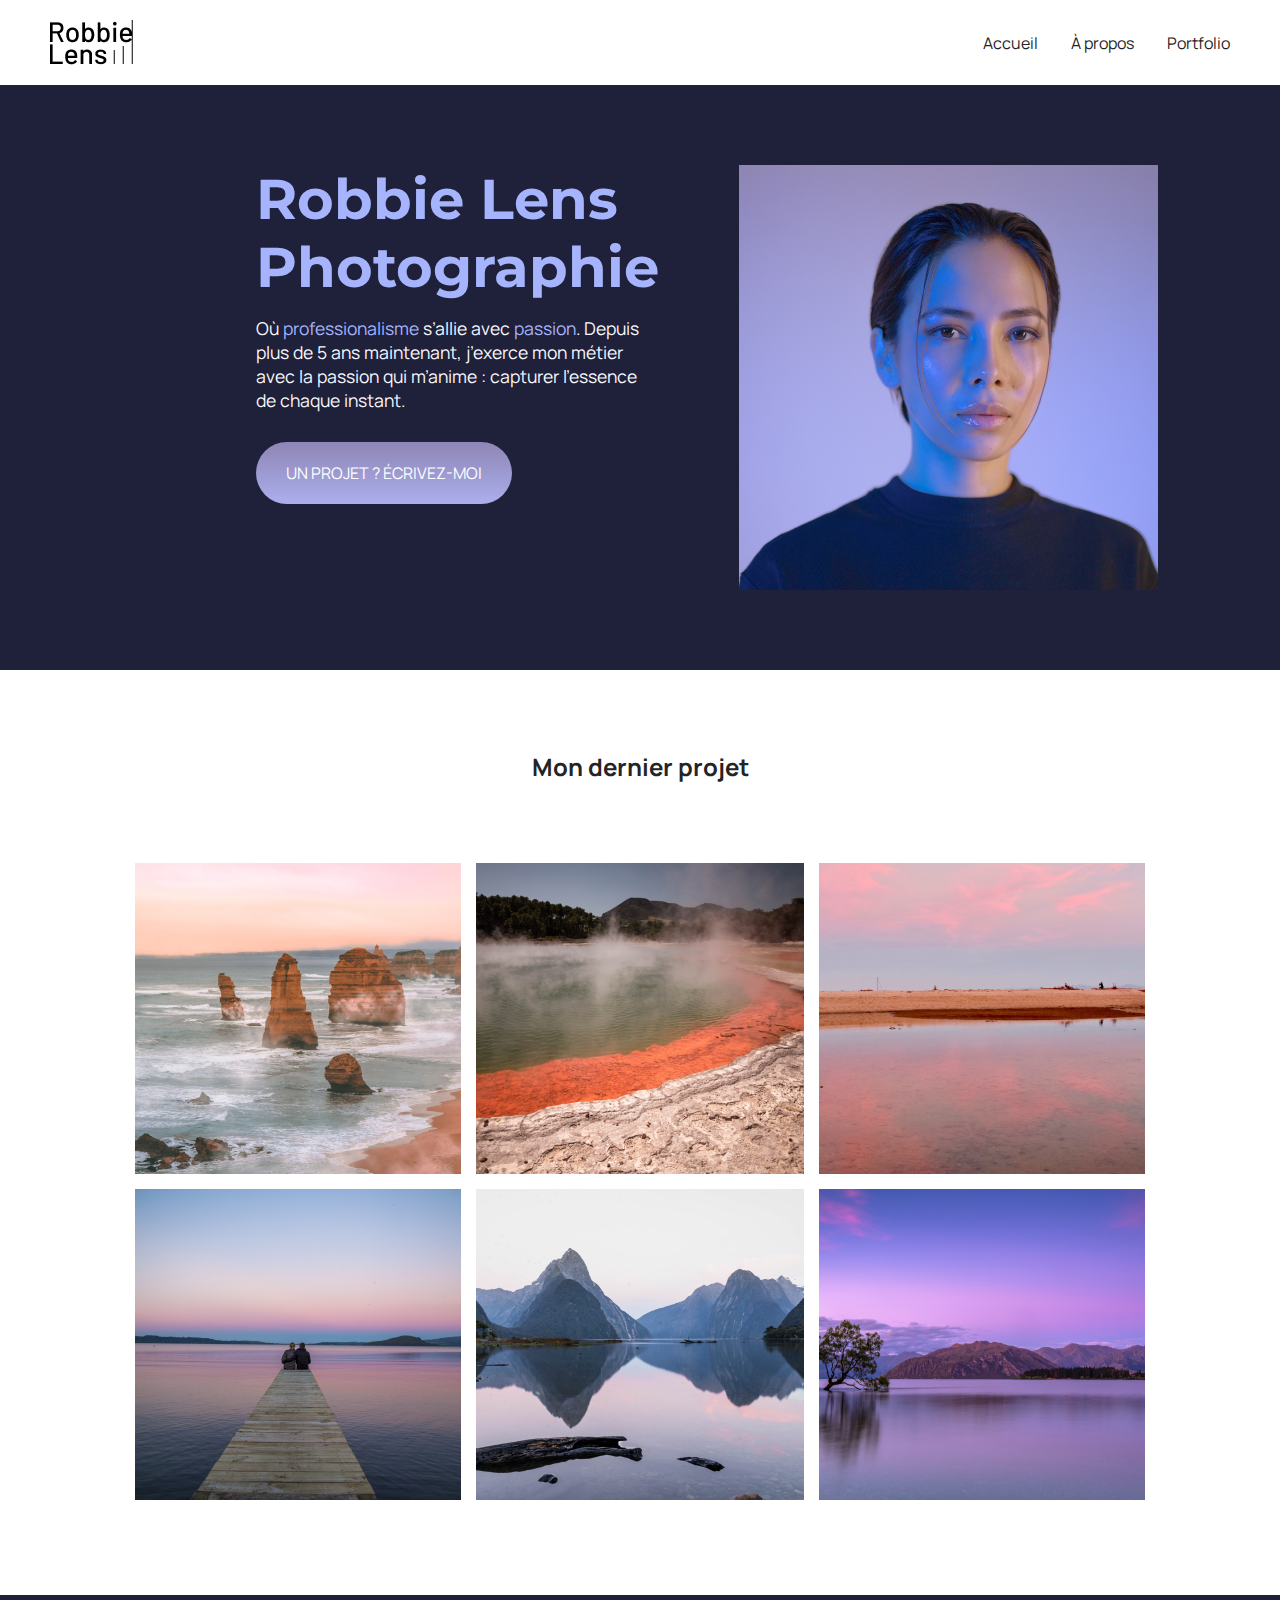
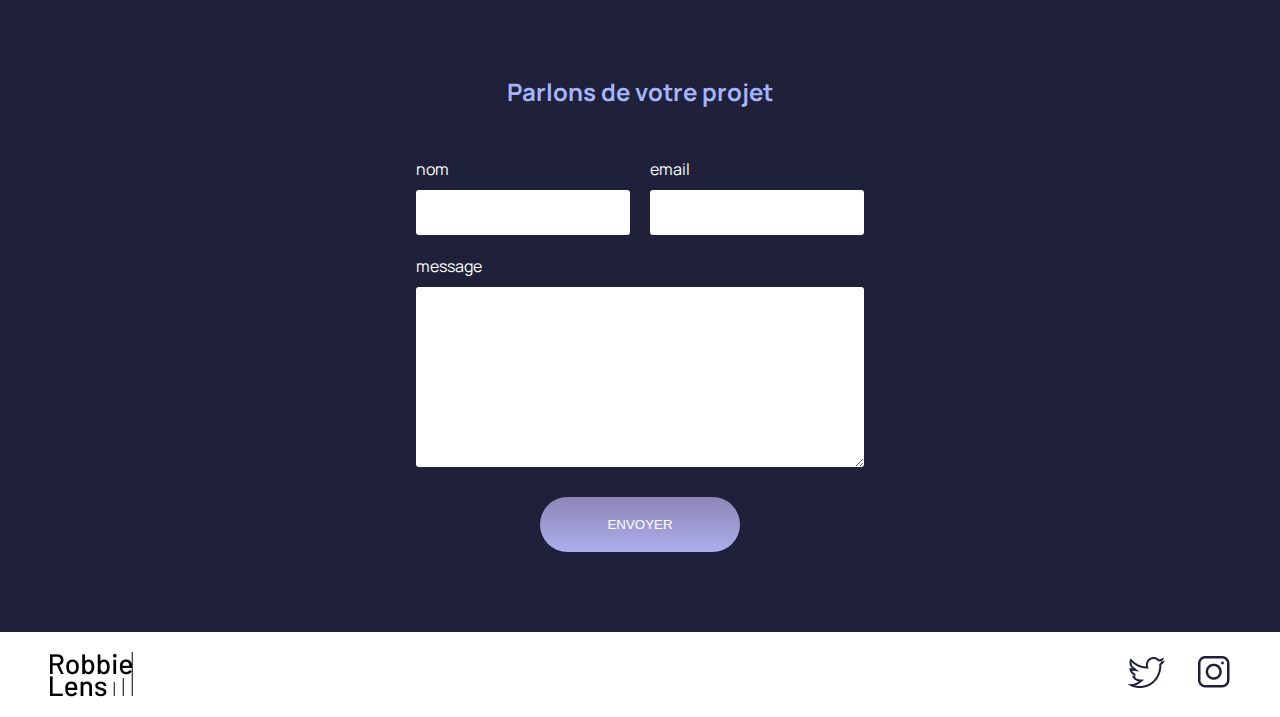
<file: index.html>
<!DOCTYPE html>
<html lang="fr">

<head>
    <meta charset="utf-8" >
    <title>Accueil - Robbie Lens Photographie</title>
    <link href="style/style.css" rel="stylesheet" >
    <link href="style/index.css" rel="stylesheet" >
    <link rel="preconnect" href="https://fonts.googleapis.com">
    <link rel="preconnect" href="https://fonts.gstatic.com" crossorigin>
    <link href="https://fonts.googleapis.com/css2?family=Manrope&family=Montserrat&display=swap" rel="stylesheet">
</head>

<body>
    <header>
        <nav>
            <img src="images/logo.png" alt="Logo Robbie Lens" >
            <div>
                <a href="index.html">Accueil</a>
                <a href="a-propos.html">À propos</a>
                <a href="portfolio.html">Portfolio</a>
            </div>
        </nav>
    </header>
    <main>
        <section class="accueil-introduction">
            <div>
                <h1>Robbie Lens Photographie</h1>
                <p>
                    Où <em>professionalisme</em> s’allie avec <em>passion</em>. Depuis
                    plus de 5 ans maintenant, j’exerce mon métier avec la passion
                    qui m’anime : capturer l’essence de chaque instant.
                </p>
                <a href="#contact" class="cta">UN PROJET ? ÉCRIVEZ-MOI</a>
            </div>
            <img src="images/robbie-lens.png" alt="Portrait avec effet de la photographe Robbie Lens" >
        </section>
        <section class="accueil-photos">
            <h2>Mon dernier projet</h2>
            <div>
                <img src="images/accueil/element-1.png" alt="Twelve apostles - Australie" >
                <img src="images/accueil/element-2.png" alt="Wai-O-Tapu - Nouvelle-Zélande" >
                <img src="images/accueil/element-3.png" alt="Parc National d’Abel Tasman - Nouvelle-Zélande" >
            </div>
            <div>
                <img src="images/accueil/element-4.png" alt="Lac Rotorua - Nouvelle-Zélande" >
                <img src="images/accueil/element-5.png" alt="Milford Sound - Nouvelle-Zélande" >
                <img src="images/accueil/element-6.png" alt="Lac Wanaka - Nouvelle-Zélande" >
            </div>
        </section>
        <section id="contact" class="section-contact">
            <h2>Parlons de votre projet</h2>
            <form method="get" action="#">
                <div class="form-nom-email">
                    <div class="form-column">
                        <label for="nom">nom</label>
                        <input type="text" name="nom" id="nom" >
                    </div>
                    <div class="form-column">
                        <label for="email">email</label>
                        <input type="email" name="email" id="email" >
                    </div>
                </div>
                <label for="message">message</label>
                <textarea name="message" id="message" rows="10"></textarea>
                <input type="submit" value="ENVOYER" class="cta" >
            </form>
        </section>
    </main>
    <footer>
        <img src="images/logo.png" alt="Logo Robbie Lens" >
        <div>
            <a target="_blank" href="https://twitter.com/" class="lien-icone">
                <img src="images/twitter.png" alt="Logo Twitter" >
            </a>
            <a target="_blank" href="https://www.instagram.com/" class="lien-icone">
                <img src="images/instagram.png" alt="Logo Instagram" >
            </a>
        </div>
    </footer>
</body>

</html>
</file>
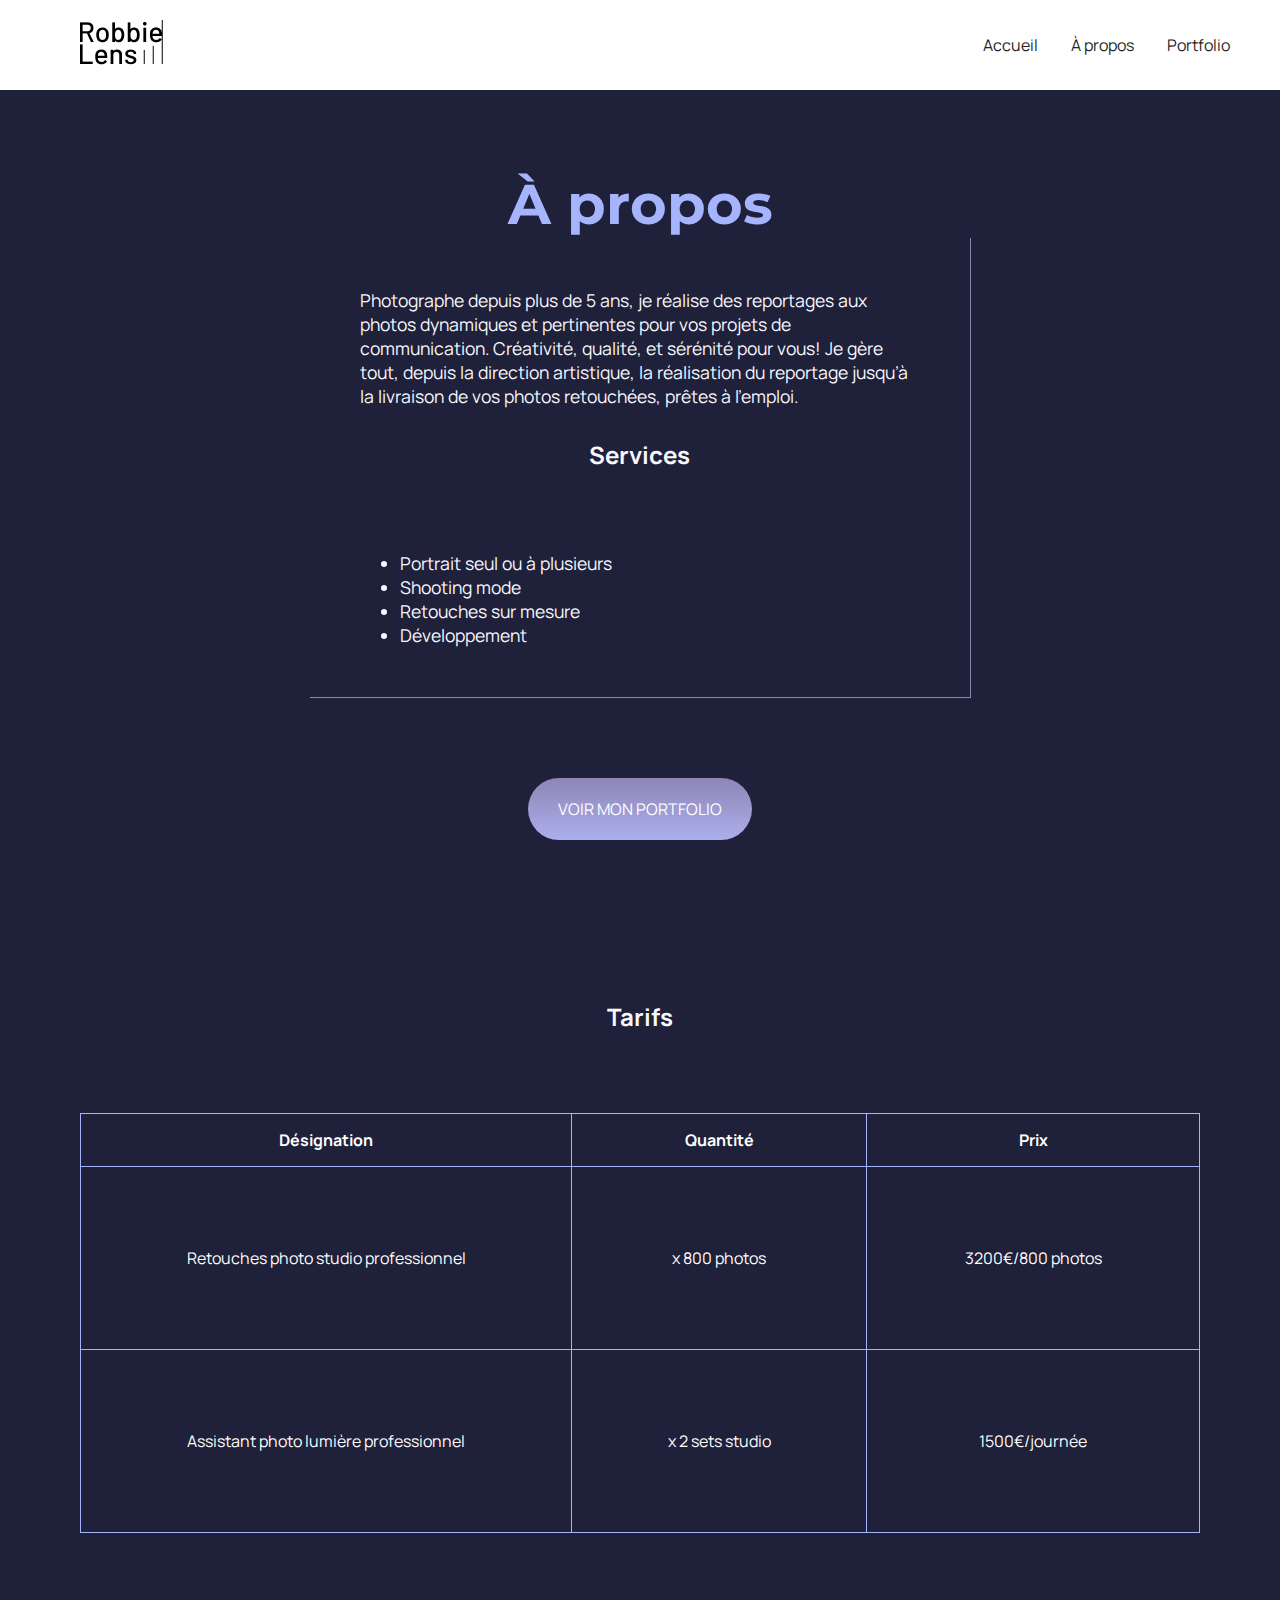
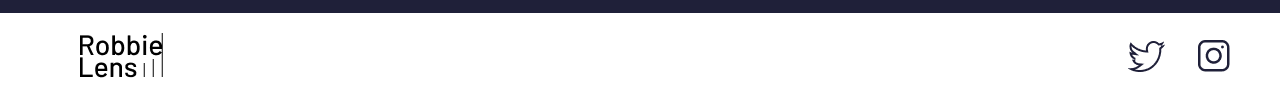
<file: a-propos.html>
<!DOCTYPE html>
<html lang="fr">

<head>
    <meta charset="utf-8" >
    <title>À propos - Robbie Lens Photographie</title>
    <link href="style/style.css" rel="stylesheet" >
    <link href="style/a-propos.css" rel="stylesheet" >
    <link rel="preconnect" href="https://fonts.googleapis.com">
    <link rel="preconnect" href="https://fonts.gstatic.com" crossorigin>
    <link href="https://fonts.googleapis.com/css2?family=Manrope&family=Montserrat&display=swap" rel="stylesheet">
</head>

<body>
    <header>
        <nav>
            <a href="index.html" class="lien-icone">
                <img src="images/logo.png" alt="Logo Robbie Lens" >
            </a>
            <div>
                <a href="index.html">Accueil</a>
                <a href="a-propos.html">À propos</a>
                <a href="portfolio.html">Portfolio</a>
            </div>
        </nav>
    </header>
    <main class="a-propos-main">
        <section>
            <h1>À propos</h1>
            <div class="carre-contenu">
                <p>
                    Photographe depuis plus de 5 ans, je réalise des reportages aux photos dynamiques et pertinentes
                    pour
                    vos
                    projets de communication. Créativité, qualité, et sérénité pour vous! Je gère tout, depuis la
                    direction
                    artistique, la réalisation du reportage jusqu’à la livraison de vos photos retouchées, prêtes à
                    l’emploi.
                </p>
                <h2>Services</h2>
                <ul>
                    <li>Portrait seul ou à plusieurs</li>
                    <li>Shooting mode</li>
                    <li>Retouches sur mesure</li>
                    <li>Développement</li>
                </ul>
            </div>
            <div>
                <a href="portfolio.html" class="cta">VOIR MON PORTFOLIO</a>
            </div>
        </section>
        <section class="section-tarifs">
            <h2>Tarifs</h2>
            <table>
                <thead>
                    <tr>
                        <th>Désignation</th>
                        <th>Quantité</th>
                        <th>Prix</th>
                    </tr>
                </thead>
                <tbody>
                    <tr>
                        <td>Retouches photo
                            studio professionnel</td>
                        <td>x 800 photos</td>
                        <td>3200€/800 photos</td>
                    </tr>
                    <tr>
                        <td>Assistant photo
                            lumière professionnel</td>
                        <td>x 2 sets studio</td>
                        <td>1500€/journée</td>
                    </tr>
                </tbody>
            </table>

        </section>
    </main>
    <footer>
        <a href="index.html" class="lien-icone">
            <img src="images/logo.png" alt="Logo Robbie Lens" >
        </a>
        <div>
            <a target="_blank" href="https://twitter.com/" class="lien-icone">
                <img src="images/twitter.png" alt="Logo Twitter" >
            </a>
            <a target="_blank" href="https://www.instagram.com/" class="lien-icone">
                <img src="images/instagram.png" alt="Logo Instagram" >
            </a>
        </div>
    </footer>
</body>

</html>
</file>
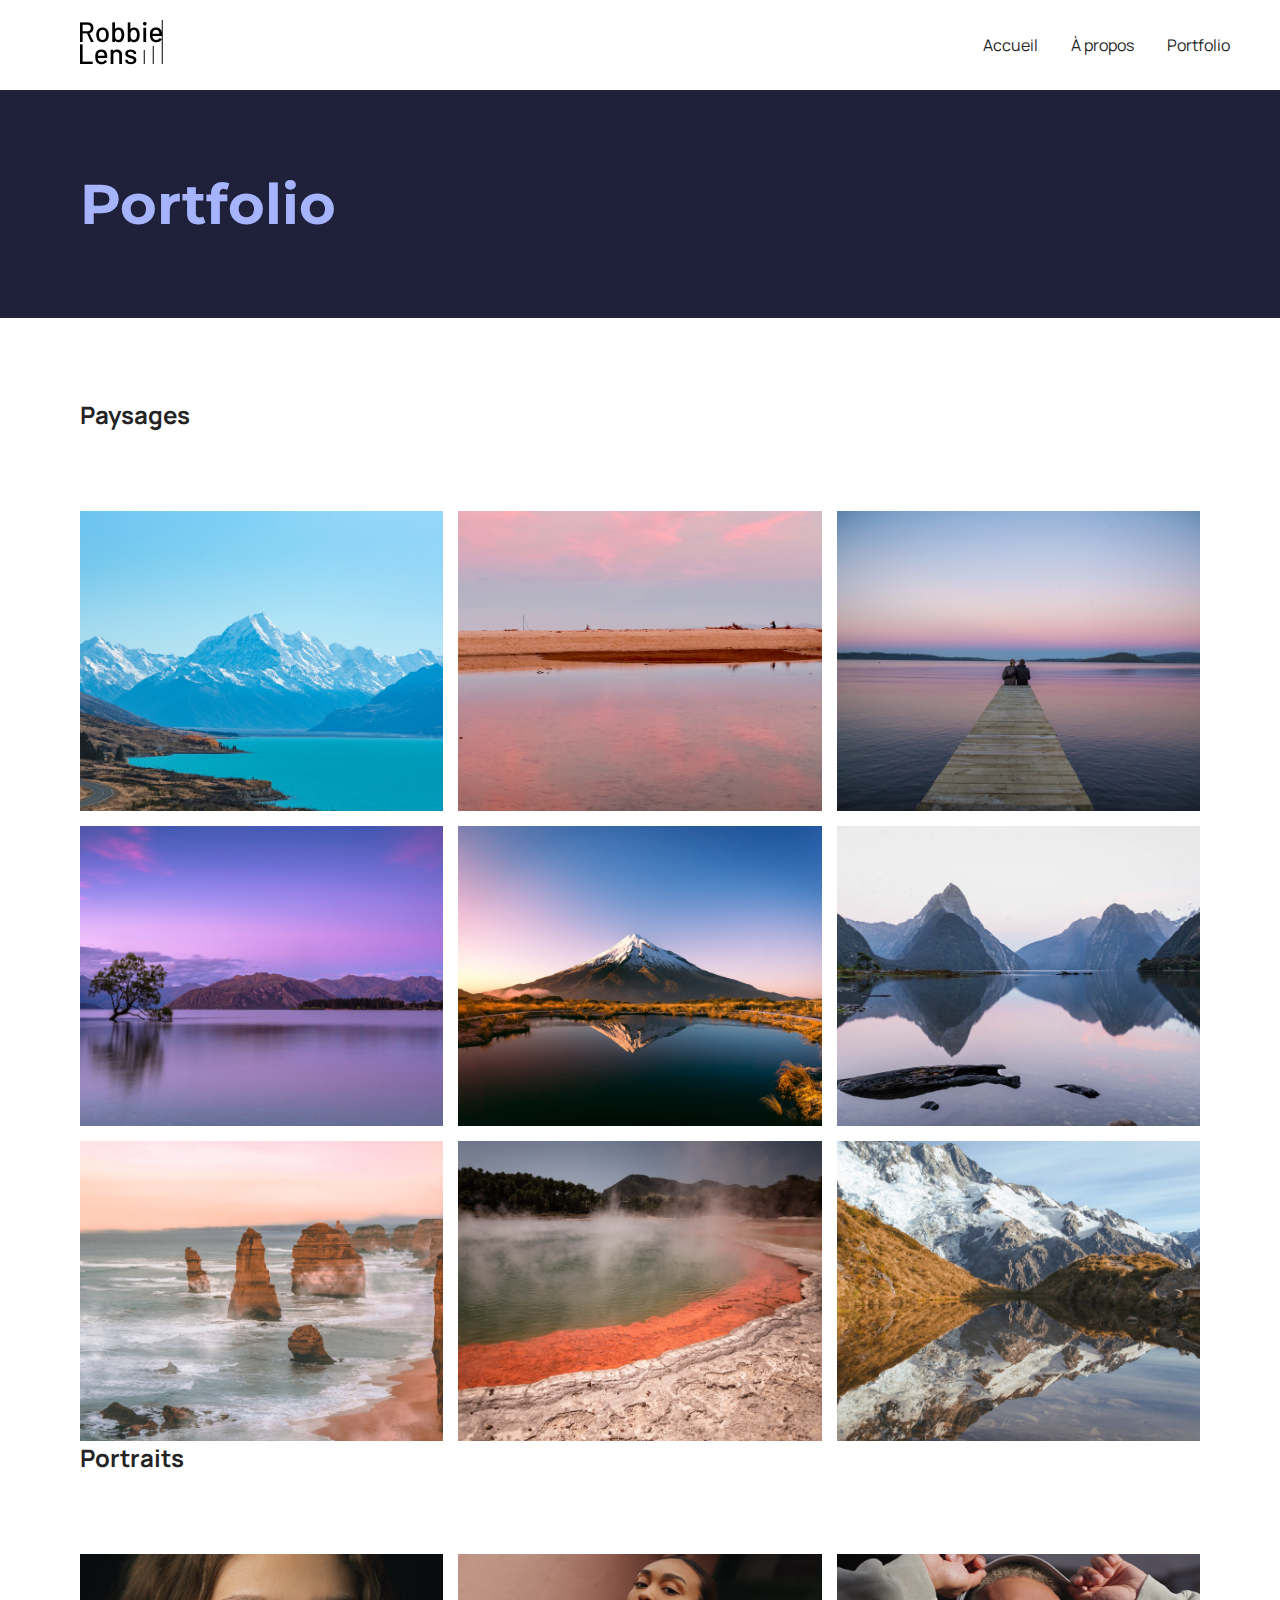
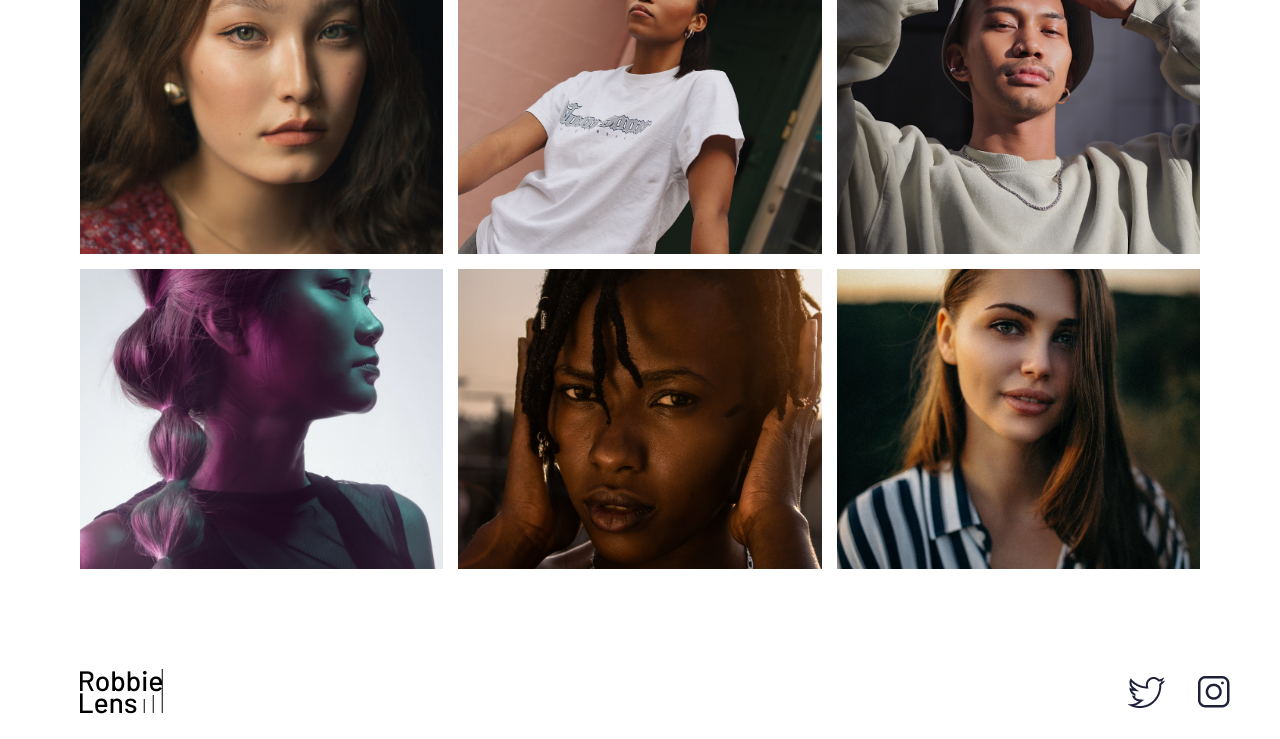
<file: portfolio.html>
<!DOCTYPE html>
<html lang="fr">

<head>
    <meta charset="utf-8" >
    <title>Portfolio - Robbie Lens Photographie</title>
    <link href="style/style.css" rel="stylesheet" >
    <link href="style/portfolio.css" rel="stylesheet" >
    <link rel="preconnect" href="https://fonts.googleapis.com">
    <link rel="preconnect" href="https://fonts.gstatic.com" crossorigin>
    <link href="https://fonts.googleapis.com/css2?family=Manrope&family=Montserrat&display=swap" rel="stylesheet">
</head>

<body>
    <header>
        <nav>
            <a href="index.html" class="lien-icone">
                <img src="images/logo.png" alt="Logo Robbie Lens" >
            </a>
            <div>
                <a href="index.html">Accueil</a>
                <a href="a-propos.html">À propos</a>
                <a href="portfolio.html">Portfolio</a>
            </div>
        </nav>
    </header>
    <main>
        <section>
            <h1>Portfolio</h1>
        </section>
        <section class="portfolio-section-photos">
            <h2>Paysages</h2>
            <div class="grid-paysages">
                <a href="images/portfolio/paysage1.jpg" class="lien-conteneur-photo">
                    <img src="images/portfolio/paysage1.jpg" alt="Mont Aoraki - Nouvelle-Zélande" >
                    <div class="photo-hover">Voir la photo</div>
                </a>
                <a href="images/portfolio/paysage2.jpg" class="lien-conteneur-photo">
                    <img src="images/portfolio/paysage2.jpg" alt="Parc National d’Abel Tasman - Nouvelle-Zélande" >
                    <div class="photo-hover">Voir la photo</div>
                </a>
                <a href="images/portfolio/paysage3.jpg" class="lien-conteneur-photo">
                    <img src="images/portfolio/paysage3.jpg" alt="Lac Rotorua - Nouvelle-Zélande" >
                    <div class="photo-hover">Voir la photo</div>
                </a>
                <a href="images/portfolio/paysage4.jpg" class="lien-conteneur-photo">
                    <img src="images/portfolio/paysage4.jpg" alt="Lac Wanaka - Nouvelle-Zélande" >
                    <div class="photo-hover">Voir la photo</div>
                </a>
                <a href="images/portfolio/paysage5.jpg" class="lien-conteneur-photo">
                    <img src="images/portfolio/paysage5.jpg" alt="Mont Taranaki - Nouvelle-Zélande" >
                    <div class="photo-hover">Voir la photo</div>
                </a>
                <a href="images/portfolio/paysage6.jpg" class="lien-conteneur-photo">
                    <img src="images/portfolio/paysage6.jpg" alt="Milford Sound - Nouvelle-Zélande" >
                    <div class="photo-hover">Voir la photo</div>
                </a>
                <a href="images/portfolio/paysage7.jpg" class="lien-conteneur-photo">
                    <img src="images/portfolio/paysage7.jpg" alt="Twelve Apostle - Australie" >
                    <div class="photo-hover">Voir la photo</div>
                </a>
                <a href="images/portfolio/paysage8.jpg" class="lien-conteneur-photo">
                    <img src="images/portfolio/paysage8.jpg" alt="Wai-O-Tapu - Nouvelle-Zélande" >
                    <div class="photo-hover">Voir la photo</div>
                </a>
                <a href="images/portfolio/paysage9.jpg" class="lien-conteneur-photo">
                    <img src="images/portfolio/paysage9.jpg" alt="Mont Cook - Nouvelle Zélande" >
                    <div class="photo-hover">Voir la photo</div>
                </a>
            </div>
            <h2>Portraits</h2>
            <div class="grid-portraits">
                <a href="images/portfolio/portrait1.jpg" class="lien-conteneur-photo">
                    <img src="images/portfolio/portrait1.jpg" alt="Portrait jeune femme 1" >
                    <div class="photo-hover">Voir la photo</div>
                </a>
                <a href="images/portfolio/portrait2.jpg" class="lien-conteneur-photo">
                    <img src="images/portfolio/portrait2.jpg" alt="Portrait jeune femme 2" >
                    <div class="photo-hover">Voir la photo</div>
                </a>
                <a href="images/portfolio/portrait3.jpg" class="lien-conteneur-photo">
                    <img src="images/portfolio/portrait3.jpg" alt="Portrait jeune homme 3" >
                    <div class="photo-hover">Voir la photo</div>
                </a>
                <a href="images/portfolio/portrait4.jpg" class="lien-conteneur-photo">
                    <img src="images/portfolio/portrait4.jpg" alt="Portrait jeune femme 4" >
                    <div class="photo-hover">Voir la photo</div>
                </a>
                <a href="images/portfolio/portrait5.jpg" class="lien-conteneur-photo">
                    <img src="images/portfolio/portrait5.jpg" alt="Portrait jeune femme 5" >
                    <div class="photo-hover">Voir la photo</div>
                </a>
                <a href="images/portfolio/portrait6.jpg" class="lien-conteneur-photo">
                    <img src="images/portfolio/portrait6.jpg" alt="Portrait jeune femme 6" >
                    <div class="photo-hover">Voir la photo</div>
                </a>

            </div>
        </section>
    </main>
    <footer>
        <a href="index.html" class="lien-icone">
            <img src="images/logo.png" alt="Logo Robbie Lens" >
        </a>
        <div>
            <a target="_blank" href="https://twitter.com/" class="lien-icone">
                <img src="images/twitter.png" alt="Logo Twitter" >
            </a>
            <a target="_blank" href="https://www.instagram.com/" class="lien-icone">
                <img src="images/instagram.png" alt="Logo Instagram" >
            </a>
        </div>
    </footer>
</body>

</html>
</file>
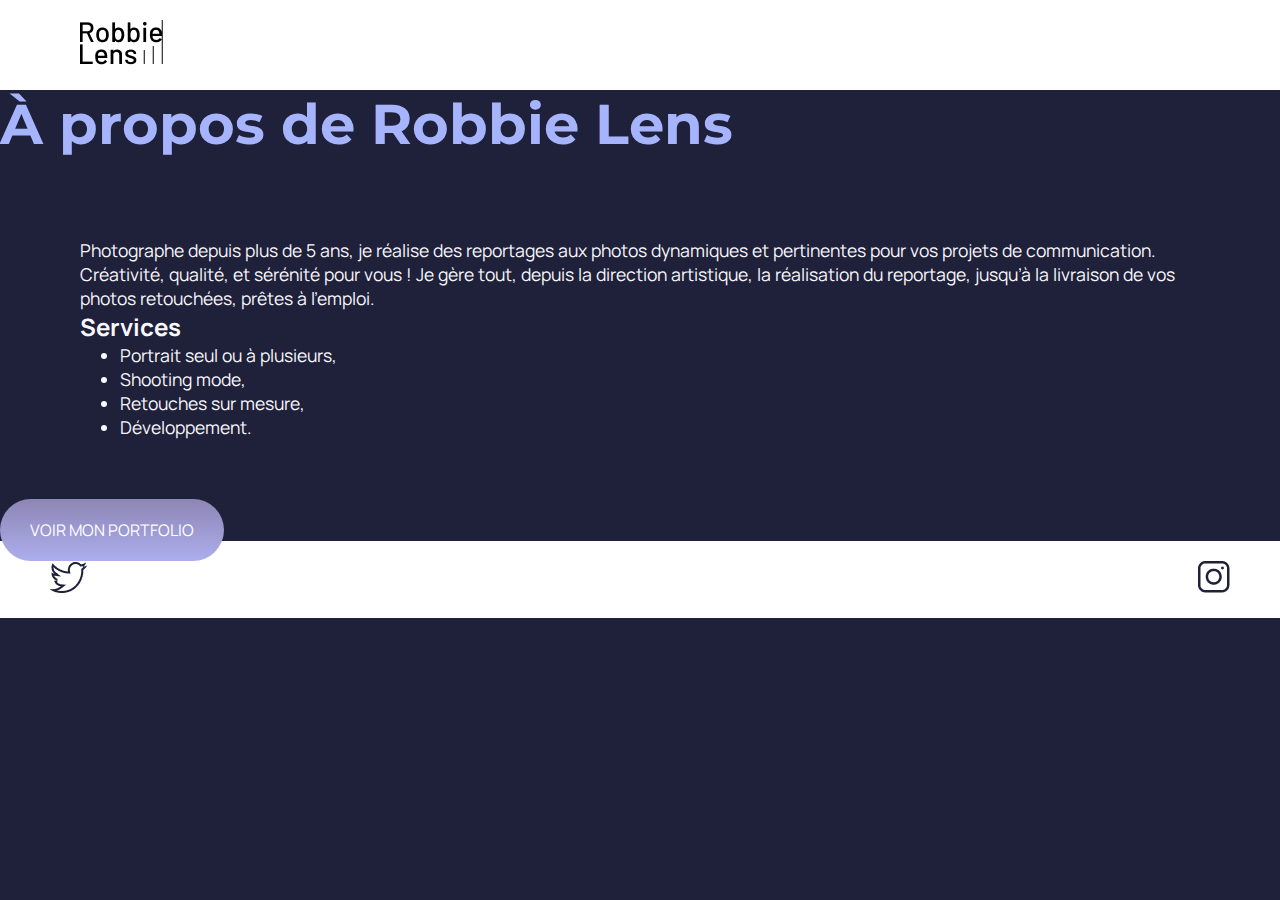
<file: dossier-demo/a-propos.html>
<!DOCTYPE html>
<html lang="fr">

<head>
    <meta charset="utf-8">
    <link rel="preconnect" href="https://fonts.googleapis.com">
    <link rel="preconnect" href="https://fonts.gstatic.com" crossorigin>
    <link href="https://fonts.googleapis.com/css2?family=Manrope&family=Montserrat&display=swap" rel="stylesheet">
    <link href="../styles.css" rel="stylesheet">
    <title>À propos - Robbie Lens Photographie</title>
</head>

<body>
    <header>
        <nav>
            <a href="../index.html">
                <img src="../images/logo.png" alt="Logo Robbie Lens">
            </a>
        </nav>
    </header>

    <main>
        <h1>À propos de Robbie Lens</h1>
        <section class="apropos-contenu">
            <p>
                Photographe depuis plus de 5 ans, je réalise des reportages aux photos dynamiques et pertinentes pour
                vos projets de communication. Créativité, qualité, et sérénité pour vous ! Je gère tout, depuis la
                direction artistique, la réalisation du reportage, jusqu’à la livraison de vos photos retouchées, prêtes
                à l’emploi.
            </p>
            <h2>
                Services
            </h2>
            <ul>
                <li>Portrait seul ou à plusieurs,</li>
                <li>Shooting mode,</li>
                <li>Retouches sur mesure,</li>
                <li>Développement.</li>
            </ul>
        </section>

        <div>
            <a href="" class="cta">VOIR MON PORTFOLIO</a>
        </div>
    </main>


    <footer>
        <a href="https://twitter.com/" target="_blank"><img src="../images/twitter.png" alt="Logo Twitter"></a>
        <a href="https://www.instagram.com/" target="_blank"><img src="../images/instagram.png"
                alt="Logo Instagram"></a>
    </footer>

</body>

</html>
</file>
<file: style/style.css>
* {
  margin: 0;
}

body {
  font-family: 'Manrope', sans-serif;
  font-size: 1em;
  background-color: #1f2039;
}

a {
  color: #242424;
  text-decoration: none;
}

em {
  color: #a5b4fc;
  font-style: normal;
}

h1 {
  font-size: 3.5em;
  color: #a5b4fc;
  font-family: 'Montserrat', sans-serif;
}

h2 {
  color: #f9f8ff;
}

p,
li {
  font-size: 1.1em;
  color: #f9f8ff;
}

header,
footer {
  background-color: white;
  padding: 20px 50px;
}

.cta {
  display: inline-block;
  background: linear-gradient(#8e86b5, #acaeed);
  color: white;
  border-radius: 50px;
  padding: 20px 30px;
}

a:hover {
  text-decoration: underline;
}

.cta:hover {
  background: linear-gradient(#696484, #8788ba);
  text-decoration: none;
}

.lien-icone {
  margin-left: 30px;
}

.lien-icone:hover {
  opacity: 0.5;
}

section {
  padding: 80px;
}

footer,
nav {
  display: flex;
  flex-direction: row;
  align-items: center;
  justify-content: space-between;
}

nav a {
  margin-left: 30px;
}

@media screen and (max-width: 996px) {
  header nav {
    flex-direction: column;
    align-items: center;
    justify-content: center;
  }

  header nav img {
    margin-bottom: 20px;
  }

  header,
  footer {
    padding: 20px 20px;
  }

  h1 {
    font-size: 2em;
  }

  section {
    padding: 50px 20px 50px 20px;
  }

  nav a {
    margin-left: 10px;
    margin-right: 10px;
  }
}
</file>
<file: style/index.css>
.accueil-photos {
    background-color: white;
    padding: 80px;
}

.accueil-photos h2 {
    color: #242424;
    text-align: center;
    margin-bottom: 80px;
}

.accueil-photos div {
    display: flex;
    flex-direction: row;
    gap: 15px;
    justify-content: center;
    margin-bottom: 15px;
}

.accueil-introduction {
    display: flex;
    flex-direction: row;
    width: 60%;
    align-items: flex-start;
    margin: auto;
}

.accueil-introduction h1 {
    margin-bottom: 15px;
}

.accueil-introduction p {
    margin-bottom: 30px;
}

.accueil-introduction div {
    padding-right: 80px;
}

.section-contact h2 {
    color: #a5b4fc;
    text-align: center;
    margin-bottom: 50px;
}

form {
    display: flex;
    flex-direction: column;
    width: 40%;
    margin: auto;
    color: white;
}

.form-nom-email {
    display: flex;
    flex-direction: row;
    gap: 20px;
}

.form-column {
    flex: 1;
    display: flex;
    flex-direction: column;
    margin-bottom: 20px;
}

input,
textarea {
    padding: 15px;
    border-radius: 3px;
    border: none;
}

label {
    margin-bottom: 10px;
}

input[type='submit'] {
    width: 200px;
    margin: auto;
    margin-top: 30px;
}

@media screen and (max-width: 996px) {
    .accueil-introduction {
        flex-direction: column;
        align-items: center;
        justify-content: center;
    }

    .accueil-introduction div {
        padding-right: 0;
        text-align: center;
        order: 2;
    }

    .accueil-introduction img {
        order: 1;
        margin-bottom: 20px;
        width: 100%;
    }

    .accueil-photos {
        padding: 20px;
    }

    .accueil-photos div {
        flex-direction: column;
    }

    .section-contact {
        padding: 50px 20px;
    }

    .form-nom-email {
        flex-direction: column;
        gap: 0;
    }
}
</file>
<file: style/a-propos.css>
.carre-contenu {
    border-right: 1px solid #8e86b5;
    border-bottom: 1px solid #8e86b5;
    padding: 50px;
    width: 50%;
    margin: auto;
    margin-bottom: 80px;
}

.carre-contenu h2 {
    margin-top: 30px;
}

.carre-contenu ul {
    margin-top: 30px;
}

.carre-contenu+div {
    text-align: center;
}

.a-propos-main {
    margin: auto;
}

table {
    color: white;
    text-align: center;
    width: 100%;
    border-collapse: collapse;
}

td,
th {
    padding: 15px;
    border: 1px solid #a5b4fc;
}

td {
    padding: 80px;
}

h2 {
    margin-bottom: 80px;
}

h1,
h2 {
    text-align: center;
}

@media screen and (max-width: 996px) {
    .section-tarifs {
        display: none;
    }
}
</file>
<file: style/portfolio.css>
.portfolio-section-photos {
    background-color: white;
}

.portfolio-section-photos h2 {
    color: #242424;
    margin-bottom: 80px;
}

.grid-paysages {
    display: grid;
    grid-template-columns: 1fr 1fr 1fr;
    grid-template-rows: 300px 300px 300px;
    gap: 15px;
}

.grid-portraits {
    display: grid;
    grid-template-columns: 1fr 1fr 1fr;
    grid-template-rows: 300px 300px;
    gap: 15px;
}

.grid-paysages img,
.grid-portraits img {
    width: 100%;
    height: 100%;
    object-fit: cover;
}

.lien-conteneur-photo {
    position: relative;
}

.photo-hover {
    position: absolute;
    top: 0;
    left: 0;
    right: 0;
    bottom: 0;
    display: flex;
    align-items: center;
    justify-content: center;
    font-size: 1.5em;
    color: white;
    background-color: rgba(0, 0, 0, 0.7);
    display: none;
}

.lien-conteneur-photo:hover .photo-hover {
    display: flex;
}

@media screen and (max-width: 996px) {
    .grid-paysages {
        grid-template-columns: 1fr;
        gap: 15px;
    }

    .grid-portraits {
        grid-template-columns: 1fr;
        gap: 15px;
    }
}
</file>
<file: styles.css>
* {
    margin: 0;
}

body {
    font-family: 'Manrope', sans-serif;
    font-size: 1em;
    background-color: #1f2039;
}

a {
    color: #242424;
    text-decoration: none;
}

em {
    color: #a5b4fc;
    font-style: normal;
}

h1 {
    font-size: 3.5em;
    color: #a5b4fc;
    font-family: 'Montserrat', sans-serif;
}

h2 {
    color: #f9f8ff;
}

p,
li {
    font-size: 1.1em;
    color: #f9f8ff;
}

header,
footer {
    background-color: white;
    padding: 20px 50px;
}

.cta {
    background: linear-gradient(#8e86b5, #acaeed);
    color: white;
    border-radius: 50px;
    padding: 20px 30px;
}

a:hover {
    text-decoration: underline;
}

.cta:hover {
    background: linear-gradient(#696484, #8788ba);
    text-decoration: none;
}

.lien-icone {
    margin-left: 30px;
}

.lien-icone:hover {
    opacity: 0.5;
}

.carre-contenu {
    border-right: 1px solid #8e86b5;
    border-bottom: 1px solid #8e86b5;
    padding: 50px;
}

.carre-contenu h2 {
    margin-top: 30px;
}

.carre-contenu ul {
    margin-top: 30px;
}

section {
    padding: 80px;
}

.a-propos-main {
    width: 50%;
    margin: auto;
}

footer,
nav {
    display: flex;
    flex-direction: row;
    align-items: center;
    justify-content: space-between;
}

nav a {
    margin-left: 30px;
}

.accueil-photos {
    background-color: white;
    padding: 80px;
}

.accueil-photos h2 {
    color: #242424;
    text-align: center;
    margin-bottom: 80px;
}

.accueil-photos div {
    display: flex;
    flex-direction: row;
    gap: 15px;
    justify-content: center;
    margin-bottom: 15px;
}

.accueil-introduction {
    display: flex;
    flex-direction: row;
    width: 50%;
    align-items: center;
    margin: auto;
}
</file>
